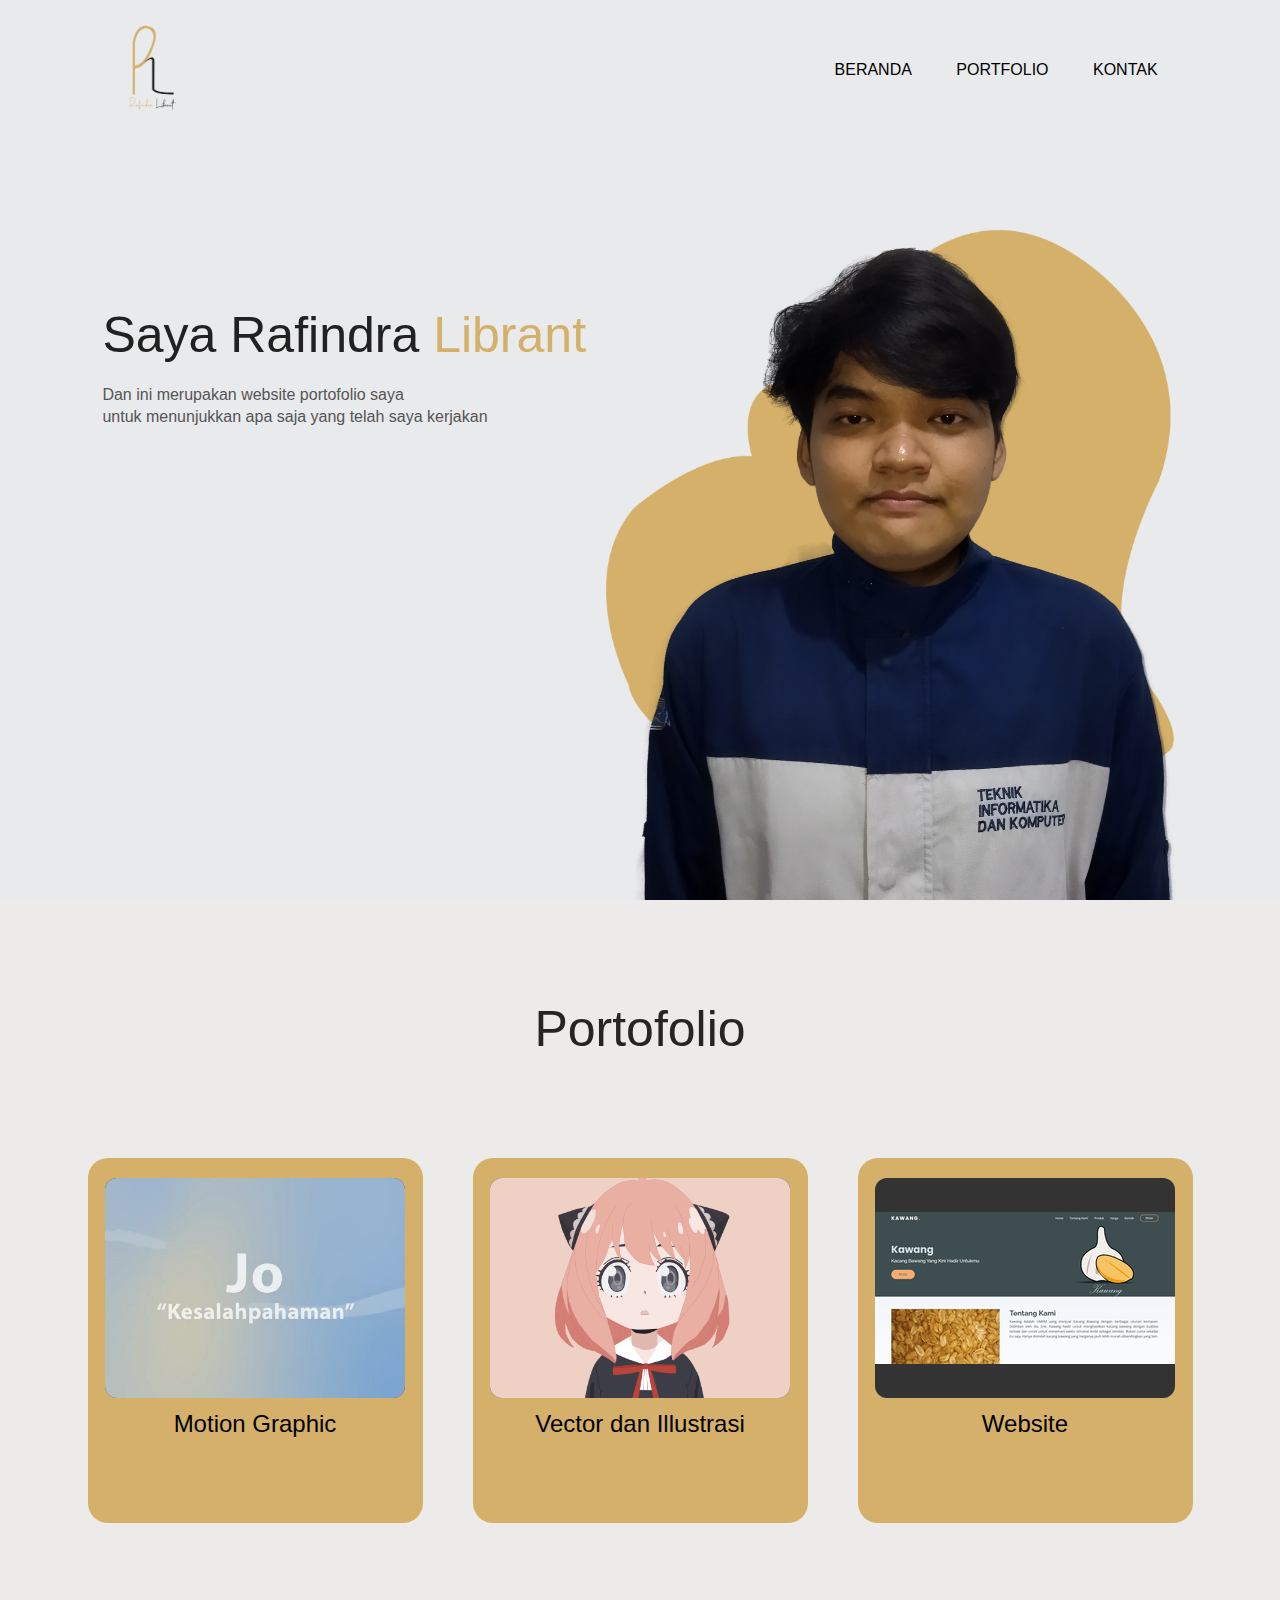
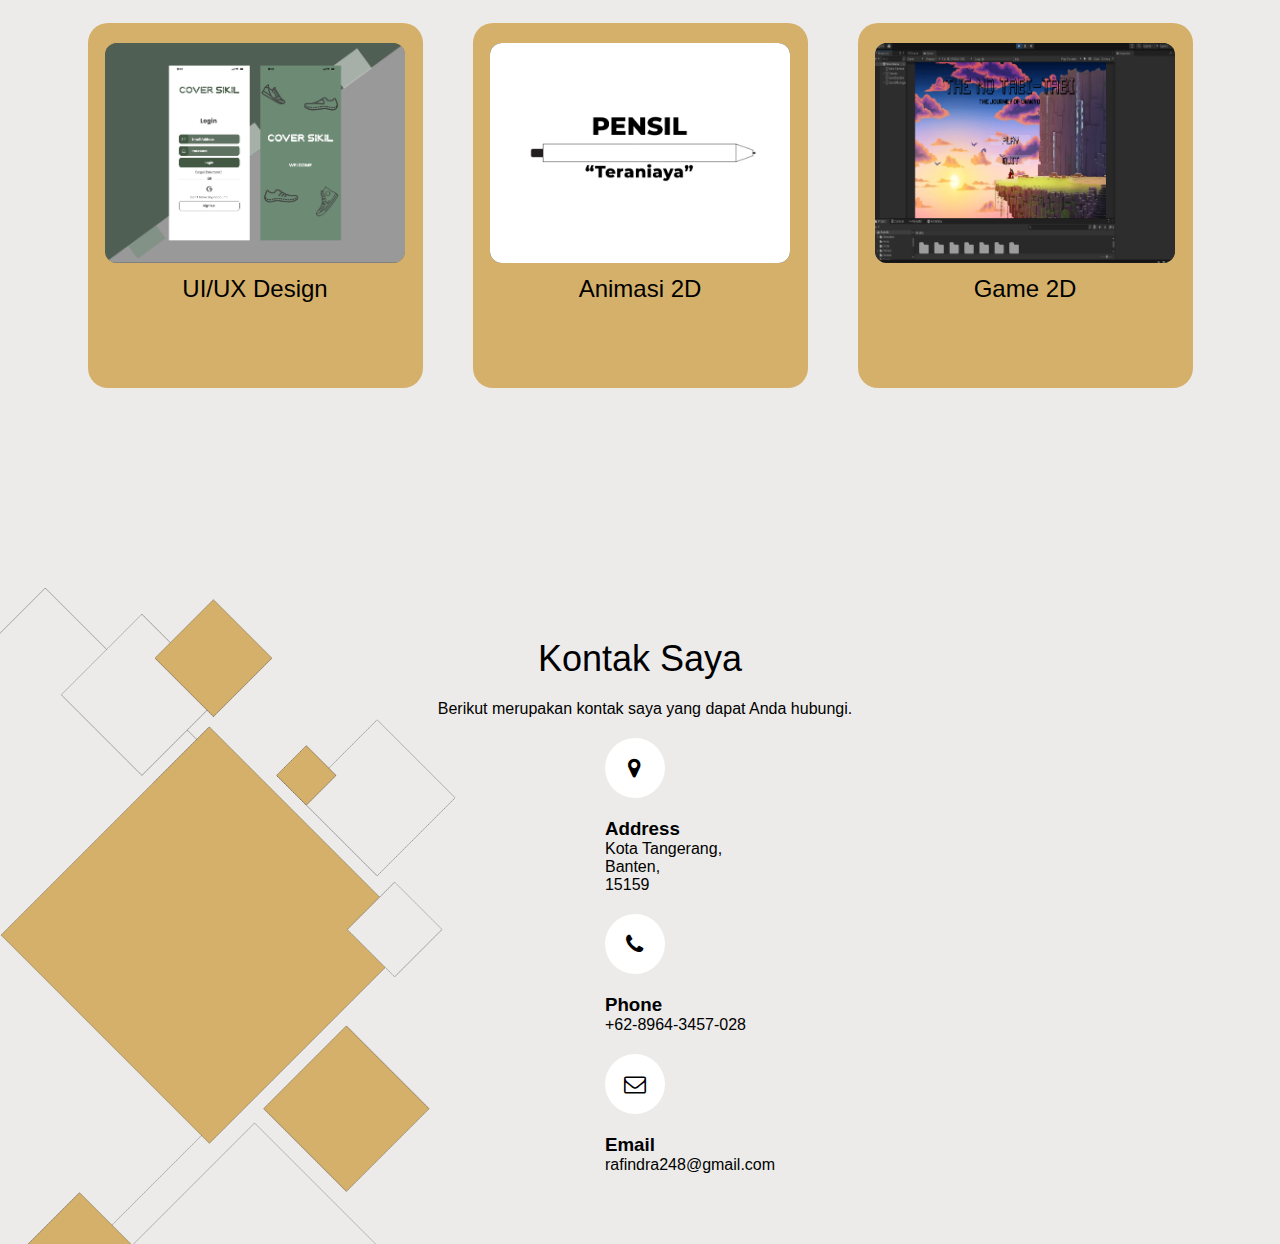
<file: index.html>
<!DOCTYPE html>
<html>
    <head>
        <meta charset="utf-8">
        <meta http-equiv="X-UA-Compatible" content="IE=edge">
        <meta name="viewport" content="width=device-width, initial-scale=1.0">
        <title>Personal Portofolio Website</title>
        <link rel="stylesheet" href="https://cdnjs.cloudflare.com/ajax/libs/font-awesome/4.7.0/css/font-awesome.css">
        <link rel="stylesheet" type="text/css" href="style.css">
    </head>

    <body>
        <!-- Start Hero Section -->
        <section id="beranda">
            <div class="hero">
            <nav>
                <img src="img/logo.png" class="logo">
                <ul>
                    <li><a href="#beranda">BERANDA</a></li>
                    <li><a href="#portofolio">PORTFOLIO</a></li>
                    <li><a href="#kontak">KONTAK</a></li>
                </ul>
            </nav>
            <div class="detel">
                <h1>
                    Saya Rafindra <span>Librant</span>
                </h1>
                <p>
                    Dan ini merupakan website portofolio saya
                    <br>  untuk menunjukkan apa saja yang telah saya kerjakan
                </p>
            </div>
            <div class="images">
                <img src="img/shape.png" class="shape">
                <img src="img/profile.png" class="foto">
            </div>
            </div>
        </section> 
        <!-- End Hero Section -->

        <!-- Start Portofolio Section -->   
        <section id="portofolio">
            <div class="porto">
                <div class="title">
                    <h1>
                    Portofolio
                    </h1>
                </div>

                    <div class="box">
                        <div class="card">
                            <div class="imgBx">
                                <img src="img/mograph.png">
                            </div>
                            <div class="content">
                                <h2>
                                Motion Graphic
                                </h2>
                                <p>
                                Ini merupakan project akhir dari salah satu matakuliah yang saya kerjakan.
                                Projectnya yaitu membuat sebuah cerita bergambar yang telah dibuat menjadi
                                sebuah motion graphic. Selain itu, adapula membuat CV dalam bentuk motion graphic.
                                </p>
                            </div>
                        </div>

                        <div class="card">
                            <div class="imgBx">
                                <img src="img/anya.png">
                            </div>
                            <div class="content">
                                <h2>
                                Vector dan Illustrasi
                                </h2>
                                <p>
                                Membuat vector dan illustrasi merupakan hobi baru saya ketika luang. Hal ini baru 
                                saja saya coba lakukan ketika memasuki jurusan ini. Awalnya karena paksaan untuk
                                menunjang tugas, namun ternyata saya begitu menikmatinya. Sudah beberapa vector dan
                                illustrasi yang telah saya buat dan saya upload di akun sosial media milik saya.
                                </p>
                            </div>
                        </div>

                        <div class="card">
                            <div class="imgBx">
                                <img src="img/web.png">
                            </div>
                            <div class="content">
                                <h2>
                                Website
                                </h2>
                                <p>
                                Ini merupakan contoh salah satu website statis buatan saya dan teman saya untuk tugas
                                akhir salah matakuliah. Saya mulai belajar website ketika mendapatkan pelatihan dari
                                salah satu mitra prakerja waktu itu. Dan saat ini saya telah membuat beberapa website 
                                sendiri.
                                </p>
                            </div>
                        </div>

                        <div class="card">
                            <div class="imgBx">
                                <img src="img/uiux.png">
                            </div>
                            <div class="content">
                                <h2>
                                UI/UX Design
                                </h2>
                                <p>
                                Contoh project UI/UX yang saya buat menggunakan figma. Saya belajar mengenai UI/UX menggunakan
                                tools figma ini kurang lebih dari semester 2. Awalnya untuk mengerjakan tugas akhir namun akhirnya
                                menjadi ketertarikan sendiri dan saya telah mencoba membuat satu project kecil yaitu UI untuk
                                e-commerce sepatu.
                                </p>
                            </div>
                        </div>

                        <div class="card">
                            <div class="imgBx">
                                <img src="img/animasi.png">
                            </div>
                            <div class="content">
                                <h2>
                                Animasi 2D
                                </h2>
                                <p>
                                Berikut merupakan contoh Animasi 2D yang saya buat dengan kelompok saya sebagai tugas akhir. Selain
                                itu, baru-baru ini juga saya mengikuti lomba animasi 2D dengan kelompok saya. 
                                </p>
                            </div>
                        </div>

                        <div class="card">
                            <div class="imgBx">
                                <img src="img/game.png">
                            </div>
                            <div class="content">
                                <h2>
                                Game 2D
                                </h2>
                                <p>
                                Ini merupakan contoh game platformer 2D yang saya buat menggunakan Unity sebagai tugas akhir nanti. Game
                                ini saya beri nama No Tabi-tabi yang artinya perjalan. Sebelumnya saya juga pernah membuat game flappy bird 
                                menggunakan Construct 2.
                                </p>
                            </div>
                        </div>
                    </div>
            </div>
        </section>    
            
        <!-- End Portofolio Section -->

        <!-- Start Contact Section -->
        <section id="kontak">
            <div class="contact">
                <div class="content">
                    <h2>
                        Kontak Saya
                    </h2>
                    <p>
                        Berikut merupakan kontak saya yang dapat Anda hubungi.
                    </p>
                </div>
                <div class="container">
                    <div class="contactInfo">
                        <div class="box1">
                            <div class="icon"><i class="fa fa-map-marker" aria-hidden="true"></i></div>
                            <div class="text">
                                <h3>
                                    Address
                                </h3>
                                <p>Kota Tangerang, <br>Banten, <br>15159</p>
                            </div>
                        </div>
                        <div class="box1">
                            <div class="icon"><i class="fa fa-phone" aria-hidden="true"></i></div>
                            <div class="text">
                                <h3>
                                    Phone
                                </h3>
                                <p>+62-8964-3457-028</p>
                            </div>
                        </div>
                        <div class="box1">
                            <div class="icon"><i class="fa fa-envelope-o" aria-hidden="true"></i></div>
                            <div class="text">
                                <h3>
                                    Email
                                </h3>
                                <p>rafindra248@gmail.com</p>
                            </div>
                        </div>
                    </div>
                </div>
            </div>
        </section>
            
        <!-- End Contact Section -->
    </body>
</html>
</file>
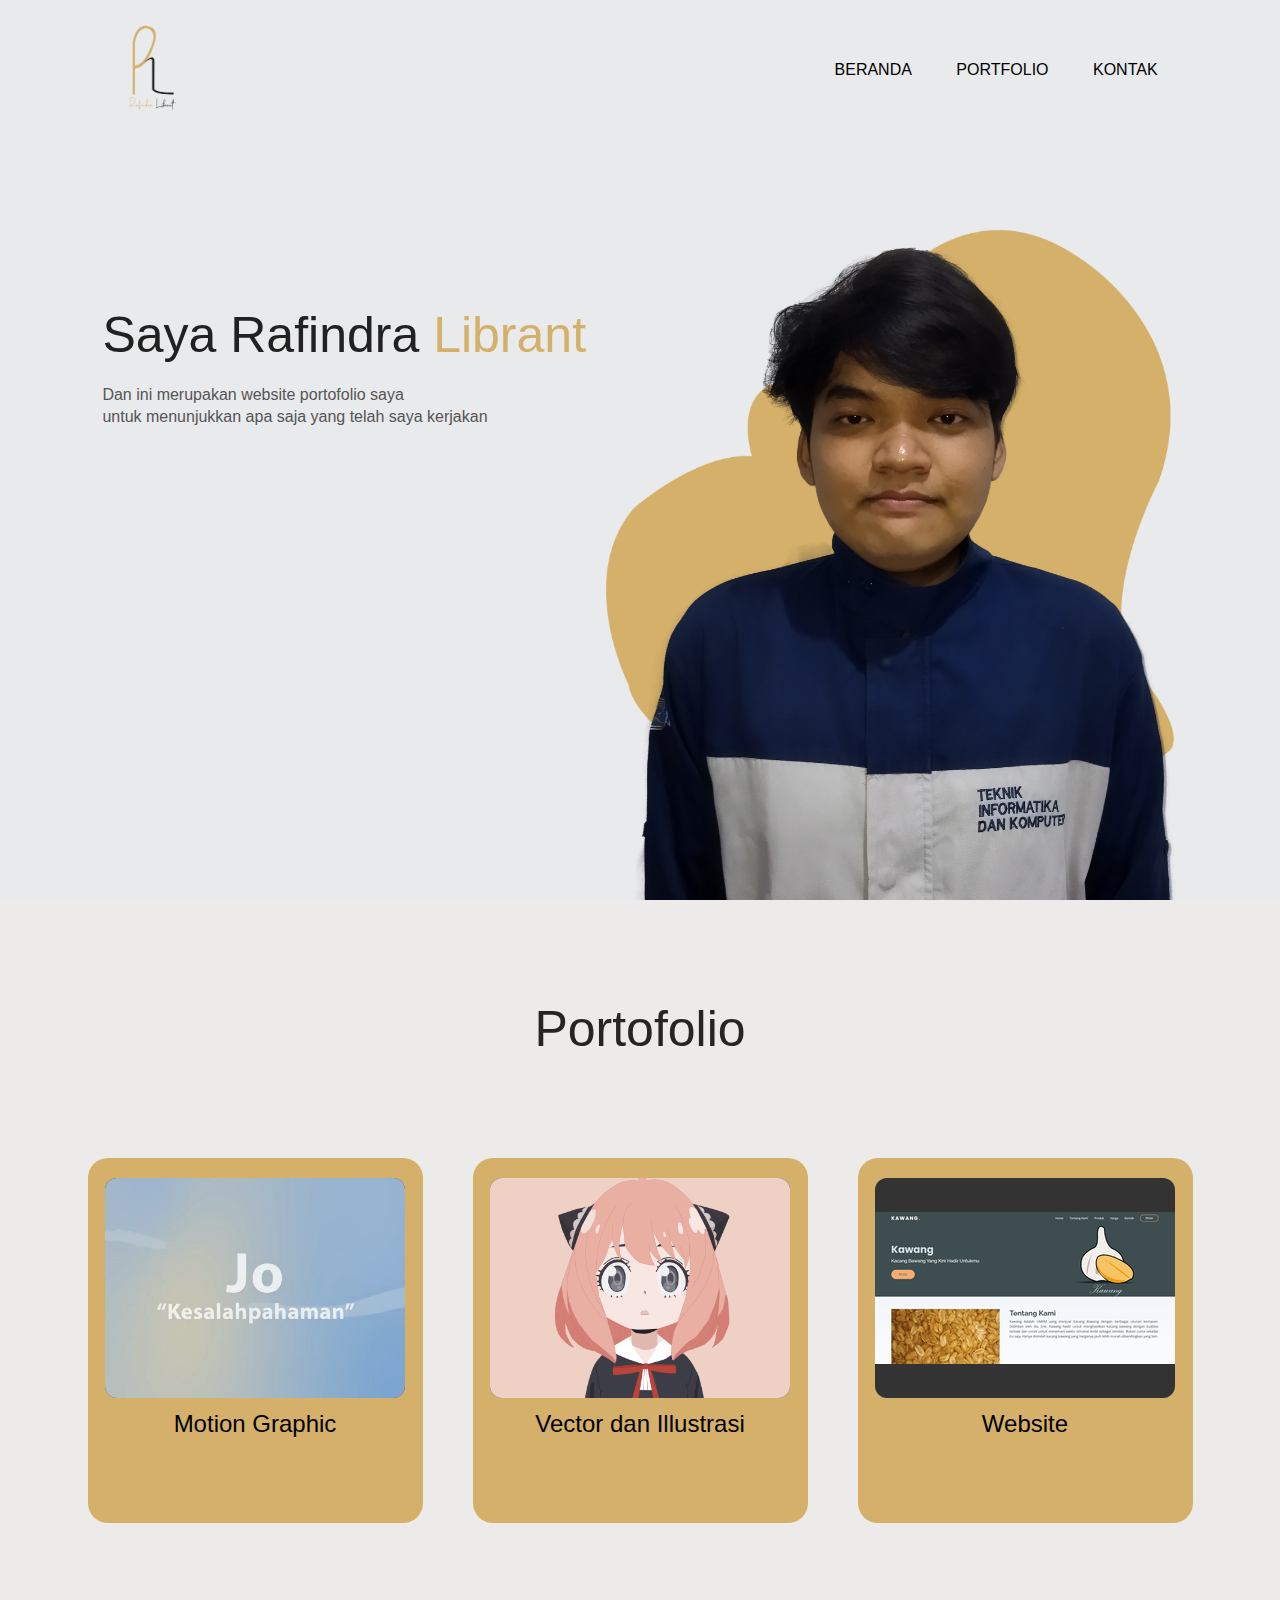
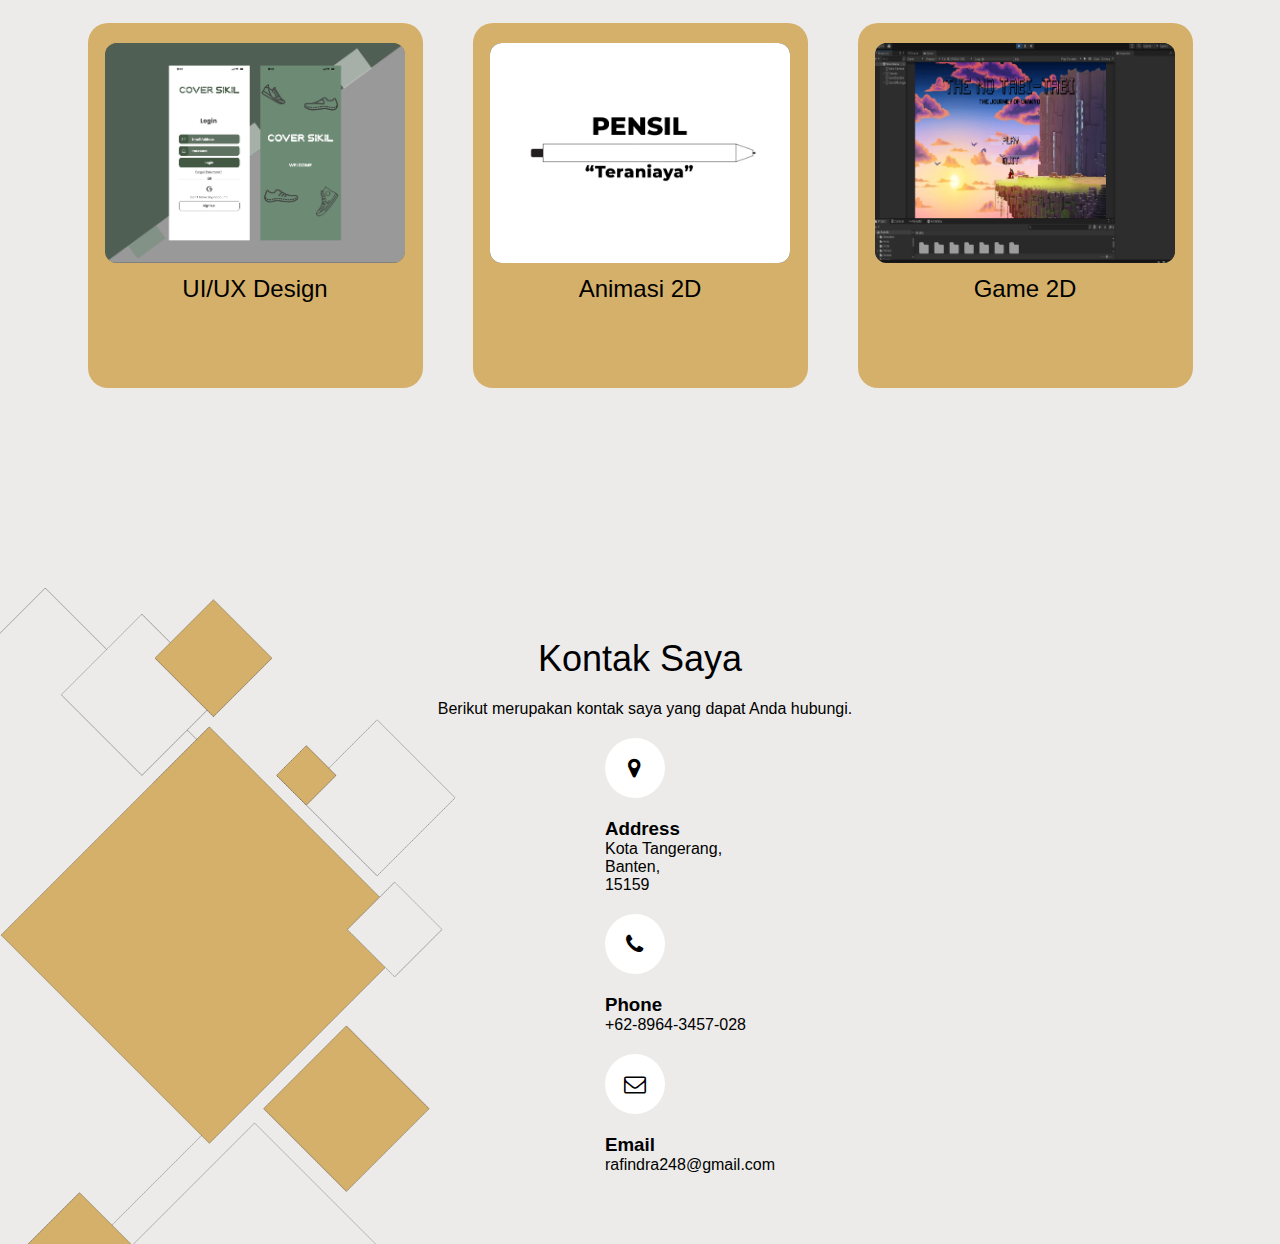
<file: portofolio.html>
<!DOCTYPE html>
<html>
    <head>
        <meta charset="utf-8">
        <meta http-equiv="X-UA-Compatible" content="IE=edge">
        <meta name="viewport" content="width=device-width, initial-scale=1.0">
        <title>Personal Portofolio Website</title>
        <link rel="stylesheet" href="https://cdnjs.cloudflare.com/ajax/libs/font-awesome/4.7.0/css/font-awesome.css">
        <link rel="stylesheet" type="text/css" href="style.css">
    </head>

    <body>
        <!-- Start Hero Section -->
        <section id="beranda">
            <div class="hero">
            <nav>
                <img src="img/logo.png" class="logo">
                <ul>
                    <li><a href="#beranda">BERANDA</a></li>
                    <li><a href="#portofolio">PORTFOLIO</a></li>
                    <li><a href="#kontak">KONTAK</a></li>
                </ul>
            </nav>
            <div class="detel">
                <h1>
                    Saya Rafindra <span>Librant</span>
                </h1>
                <p>
                    Dan ini merupakan website portofolio saya
                    <br>  untuk menunjukkan apa saja yang telah saya kerjakan
                </p>
            </div>
            <div class="images">
                <img src="img/shape.png" class="shape">
                <img src="img/profile.png" class="foto">
            </div>
            </div>
        </section> 
        <!-- End Hero Section -->

        <!-- Start Portofolio Section -->   
        <section id="portofolio">
            <div class="porto">
                <div class="title">
                    <h1>
                    Portofolio
                    </h1>
                </div>

                    <div class="box">
                        <div class="card">
                            <div class="imgBx">
                                <img src="img/mograph.png">
                            </div>
                            <div class="content">
                                <h2>
                                Motion Graphic
                                </h2>
                                <p>
                                Ini merupakan project akhir dari salah satu matakuliah yang saya kerjakan.
                                Projectnya yaitu membuat sebuah cerita bergambar yang telah dibuat menjadi
                                sebuah motion graphic. Selain itu, adapula membuat CV dalam bentuk motion graphic.
                                </p>
                            </div>
                        </div>

                        <div class="card">
                            <div class="imgBx">
                                <img src="img/anya.png">
                            </div>
                            <div class="content">
                                <h2>
                                Vector dan Illustrasi
                                </h2>
                                <p>
                                Membuat vector dan illustrasi merupakan hobi baru saya ketika luang. Hal ini baru 
                                saja saya coba lakukan ketika memasuki jurusan ini. Awalnya karena paksaan untuk
                                menunjang tugas, namun ternyata saya begitu menikmatinya. Sudah beberapa vector dan
                                illustrasi yang telah saya buat dan saya upload di akun sosial media milik saya.
                                </p>
                            </div>
                        </div>

                        <div class="card">
                            <div class="imgBx">
                                <img src="img/web.png">
                            </div>
                            <div class="content">
                                <h2>
                                Website
                                </h2>
                                <p>
                                Ini merupakan contoh salah satu website statis buatan saya dan teman saya untuk tugas
                                akhir salah matakuliah. Saya mulai belajar website ketika mendapatkan pelatihan dari
                                salah satu mitra prakerja waktu itu. Dan saat ini saya telah membuat beberapa website 
                                sendiri.
                                </p>
                            </div>
                        </div>

                        <div class="card">
                            <div class="imgBx">
                                <img src="img/uiux.png">
                            </div>
                            <div class="content">
                                <h2>
                                UI/UX Design
                                </h2>
                                <p>
                                Contoh project UI/UX yang saya buat menggunakan figma. Saya belajar mengenai UI/UX menggunakan
                                tools figma ini kurang lebih dari semester 2. Awalnya untuk mengerjakan tugas akhir namun akhirnya
                                menjadi ketertarikan sendiri dan saya telah mencoba membuat satu project kecil yaitu UI untuk
                                e-commerce sepatu.
                                </p>
                            </div>
                        </div>

                        <div class="card">
                            <div class="imgBx">
                                <img src="img/animasi.png">
                            </div>
                            <div class="content">
                                <h2>
                                Animasi 2D
                                </h2>
                                <p>
                                Berikut merupakan contoh Animasi 2D yang saya buat dengan kelompok saya sebagai tugas akhir. Selain
                                itu, baru-baru ini juga saya mengikuti lomba animasi 2D dengan kelompok saya. 
                                </p>
                            </div>
                        </div>

                        <div class="card">
                            <div class="imgBx">
                                <img src="img/game.png">
                            </div>
                            <div class="content">
                                <h2>
                                Game 2D
                                </h2>
                                <p>
                                Ini merupakan contoh game platformer 2D yang saya buat menggunakan Unity sebagai tugas akhir nanti. Game
                                ini saya beri nama No Tabi-tabi yang artinya perjalan. Sebelumnya saya juga pernah membuat game flappy bird 
                                menggunakan Construct 2.
                                </p>
                            </div>
                        </div>
                    </div>
            </div>
        </section>    
            
        <!-- End Portofolio Section -->

        <!-- Start Contact Section -->
        <section id="kontak">
            <div class="contact">
                <div class="content">
                    <h2>
                        Kontak Saya
                    </h2>
                    <p>
                        Berikut merupakan kontak saya yang dapat Anda hubungi.
                    </p>
                </div>
                <div class="container">
                    <div class="contactInfo">
                        <div class="box1">
                            <div class="icon"><i class="fa fa-map-marker" aria-hidden="true"></i></div>
                            <div class="text">
                                <h3>
                                    Address
                                </h3>
                                <p>Kota Tangerang, <br>Banten, <br>15159</p>
                            </div>
                        </div>
                        <div class="box1">
                            <div class="icon"><i class="fa fa-phone" aria-hidden="true"></i></div>
                            <div class="text">
                                <h3>
                                    Phone
                                </h3>
                                <p>+62-8964-3457-028</p>
                            </div>
                        </div>
                        <div class="box1">
                            <div class="icon"><i class="fa fa-envelope-o" aria-hidden="true"></i></div>
                            <div class="text">
                                <h3>
                                    Email
                                </h3>
                                <p>rafindra248@gmail.com</p>
                            </div>
                        </div>
                    </div>
                </div>
            </div>
        </section>
            
        <!-- End Contact Section -->
    </body>
</html>
</file>
<file: style.css>
*{
	margin: 0;
	padding: 0;
	font-family: sans-serif;
}

nav{
	display: flex;
	width: 84%;
	margin: auto;
	padding: 20px 0;
	align-items: center;
	justify-content: space-between;
}

nav .logo{
	width: 100px;
	height: 100px;
}

nav ul li{
	display: inline-block;
	list-style: none;
	margin: 10px 20px;		
}

nav ul li a{
	text-decoration: none;
	color: #000;
	font-weight: 500;
}

nav ul li a:hover{
	color: red;
}

.hero{
	position: relative;
	width: 100%;
	height: 100vh;
	background: #e9eaec;
}

.detel{
	margin-left: 8%;
	margin-top: 13%;
}

.detel h1{
	font-size: 50px;
	font-weight: 500;
	color: #212121;
	margin-bottom: 20px;
}

span{
	color: #d5b06a;
}

.detel p{
	color: #555;
	line-height: 22px;
}

.images{
	display: flex;
	width: 45%;
	height: 80%;
	position: absolute;
	bottom: 0;
	right: 100px;
}

.images img{
	display: flex;
	height: 100%;
	position: absolute;
	left: 50%;
	bottom: 0;
	transform: translateX(-50%);
	transition: bottom 1s, left 1s;
}

.images:hover .shape{
	bottom: 40px;
}

.images:hover .foto{
	left: 45%;
}

.porto{
	background: #ecebe9;
	width: 100%;
	padding: 100px 0px;
}

.title h1{
	position: relative;
	display: flex;
	justify-content: center;
	color: #252523;
	font-size: 50px;
	font-weight: 500;
	text-align: center;
}

.box{
	position: relative;
	display: flex;
	justify-content: center;
	align-items: center;
	flex-wrap: wrap;
	gap: 100px 50px;
	padding: 100px 50px;
}

.box .card{
	position: relative;
	display: flex;
	justify-content: center;
	align-items: flex-start;
	height: 365px;
	width: 335px;	
	background: #d5b06a;
	border-radius: 20px;
	text-align: center;
	transition: 0.5s;
}

.box .card:hover{
	height: 450px;
}

.box .card .imgBx{
	position: absolute;
	top: 20px;
	width: 300px;
	height: 220px;
	background: #333;
	border-radius: 12px;
	overflow: hidden;
	transition: 0.5s;
}

.box .card:hover .imgBx{
	top: -100px;
	scale: 0.75;
	box-shadow: 0 15px 45px rgba(0, 0, 0, 0.2);
}

.box .card .imgBx img{
	position: absolute;
	top: 0;
	left: 0;
	width: 100%;
	height: 100%;
	object-fit: cover;
}

.box .card .content{
	position: absolute;
	top: 252px;
	width: 100%;
	padding: 0 30px;
	height: 28px;
	overflow: hidden;
	text-align: center;
	transition: 0.5s;
}

.box .card:hover .content{
	top: 130px;
	height: 250px;
}

.box .card .content h2{
	font-size: 1.5em;
	font-weight: 500;
}

.box .card .content p{
	font-size: 1.05em;
	padding: 20px;
	text-align: justify;
}

.contact{
	position: relative;		
	padding: 50px 100px;
	display: flex;
	justify-content: center;
	align-items: center;
	flex-direction: column;
	background-image: url("img/bg.png");
	background-size: cover;
}

.contact .content{
	max-width: 800px;
	text-align: center;
}

.contact .content h2{
	font-size: 36px;
	font-weight: 500;
}

.contact .content p{
	font-weight: 300;
	margin-top: 20px;
	margin-bottom: 20px;
	margin-left: 10px;
}

.container{
	width: 100%;
	display: flex;
	justify-content: center;
	align-items: center;
	margin-left: 100px;
}

.contact .contactInfo .box1 .icon{
	width: 60px;
	height: 60px;
	background: #fff;
	display: flex;
	justify-content: center;
	align-items: center;
	border-radius: 50%;
	font-size: 22px;
}

.contact .contactInfo .box1 .text{
	display: flex;
	margin-top: 20px;
	margin-bottom: 20px;
	font-size: 16px;
	flex-direction: column;
	font-weight: 300;
}

.contact .contactInfo .box1 .text p{
	text-align: justify;
}

@media (max-width: 600px)
{
	.images{
		display: flex;
		width: 45%;
		height: 80%;
		position: absolute;
		bottom: 0;
		right: 100px;
	}

	.images img{
		display: flex;
		height: 50%;
		position: absolute;
		left: 50%;
		bottom: 0;
		transform: translateX(-50%);
		transition: bottom 1s, left 1s;
	}

	.images:hover .shape{
		bottom: 20px;
	}

	.images:hover .foto{
		left: 45%;
	}

	.contact{
		position: relative;		
		padding: 50px 100px;
		display: flex;
		justify-content: center;
		align-items: center;
		flex-direction: column;
		background-image: url("img/bg.png");
		background-repeat: no-repeat;
		background-size: cover;
	}
}
</file>
